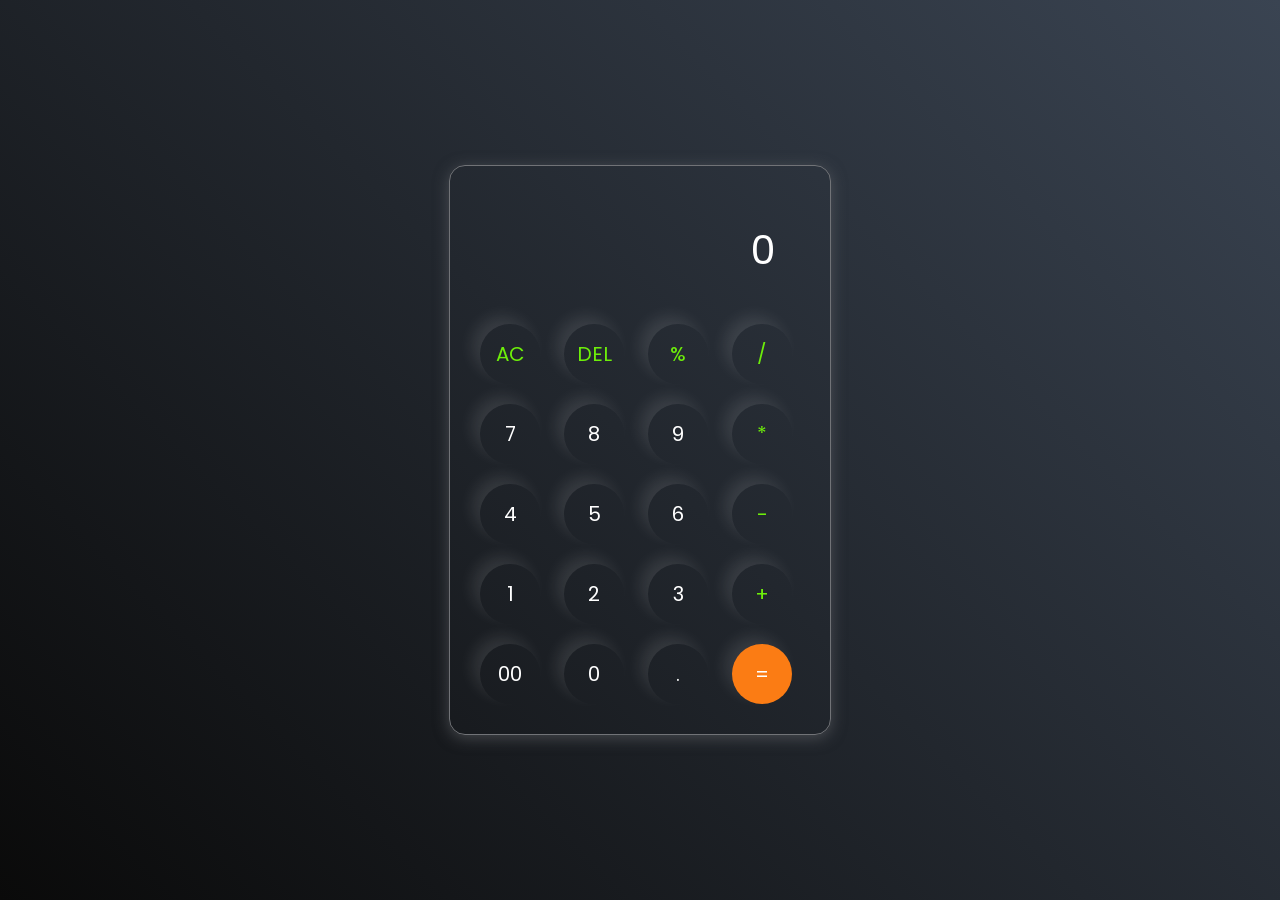
<file: Task 1 Calculator/index.html>
<!DOCTYPE html>
<html lang="en">
  <head>
    <meta charset="UTF-8" />
    <meta http-equiv="X-UA-Compatible" content="IE=edge" />
    <meta name="viewport" content="width=device-width, initial-scale=1.0" />
    <link rel="stylesheet" href="style.css" />
    <title>Calculator - By Code Traversal</title>
  </head>
  <body>
    <div class="container">
      <div class="calculator">
        <input type="text" id="inputBox" placeholder="0" />
        <div>
          <button class="button operator">AC</button>
          <button class="button operator">DEL</button>
          <button class="button operator">%</button>
          <button class="button operator">/</button>
        </div>
        <div>
          <button class="button">7</button>
          <button class="button">8</button>
          <button class="button">9</button>
          <button class="button operator">*</button>
        </div>
        <div>
          <button class="button">4</button>
          <button class="button">5</button>
          <button class="button">6</button>
          <button class="button operator">-</button>
        </div>
        <div>
          <button class="button">1</button>
          <button class="button">2</button>
          <button class="button">3</button>
          <button class="button operator">+</button>
        </div>

        <div>
          <button class="button">00</button>
          <button class="button">0</button>
          <button class="button">.</button>
          <button class="button equalBtn">=</button>
        </div>
      </div>
    </div>

    <script src="script.js"></script>
  </body>
</html>
</file>
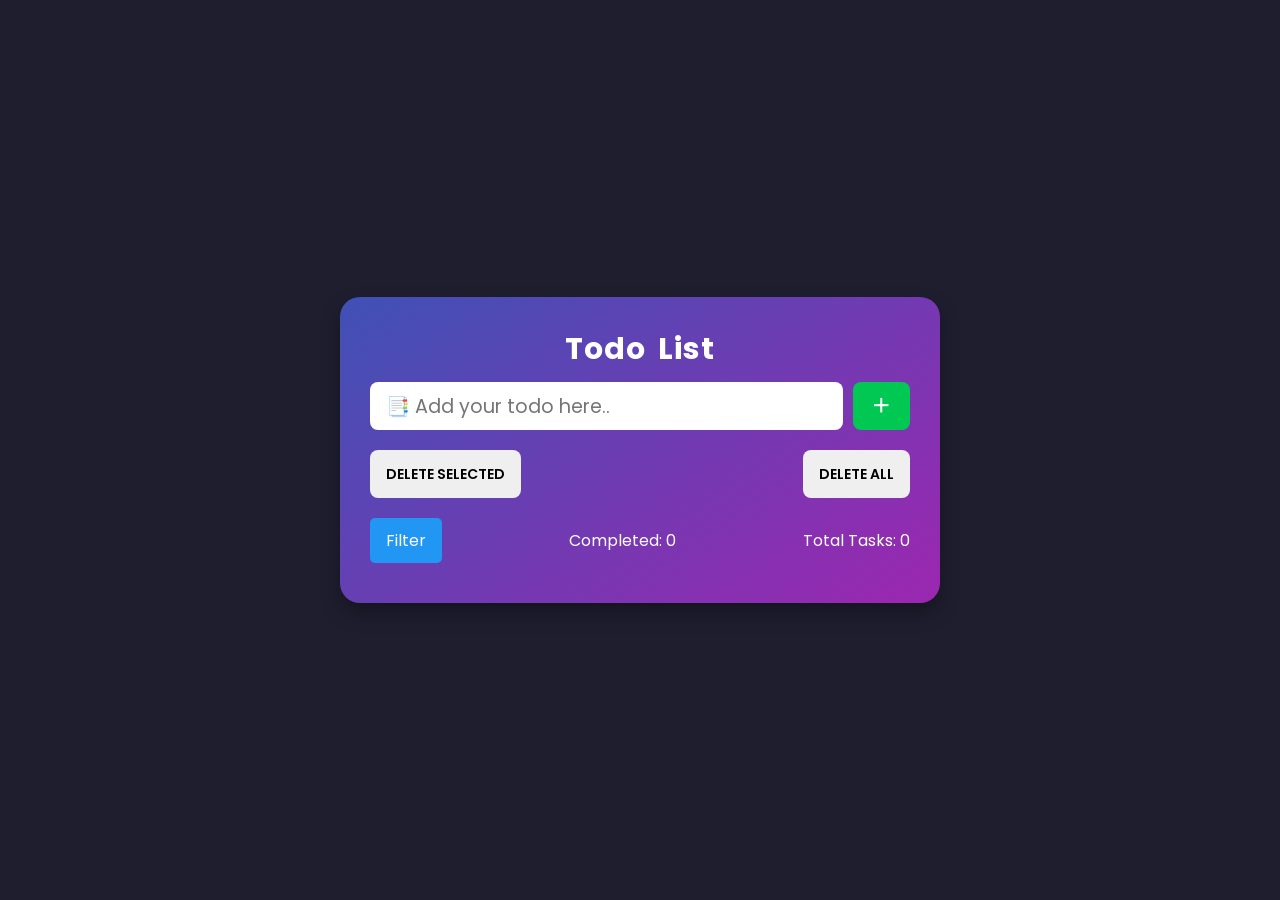
<file: Task 3 To-Do-List/index.html>
<!DOCTYPE html>
<html lang="en" data-theme="bumblebee">

<head>
    <meta charset="UTF-8">
    <meta http-equiv="X-UA-Compatible" content="IE=edge">
    <meta name="viewport" content="width=device-width, initial-scale=1.0">
    <!-- css -->
    <link rel="stylesheet" href="style.css">
    <!--Icons-->
    <link href='https://unpkg.com/boxicons@2.1.2/css/boxicons.min.css' rel='stylesheet'>
    <link rel="icon" type="image/x-icon" href="to do.png">

    <title>Todolist</title>
</head>

<body>

    <!-- main todo container -->
    <div class="container">
        <!-- header that has input and add button -->
        <header>
            <h1>Todo List</h1>

            <div class="input-section">
                <input id="todo-input" type="text" placeholder="📑 Add your todo here.."
                    class="input w-full max-w-xs" />
                <button id="add-button" class="btn btn-add ">
                    <i class="bx bx-plus bx-sm"></i>
                </button>
            </div>
        </header>

        <!-- delete buttons -->

        <div class="todos-filter">

            <button id="delete-selected" class="btn btn-ghost delete-selected-btn">
                Delete Selected
            </button>
            <button id="delete-all" class="btn btn-ghost delete-all-btn">
                Delete All
            </button>
        </div>


        <!-- this is the dynamic content which dds ups all the todos -->
        <ul id="all-todos" class="todos-list">

        </ul>


        <!-- dropdown throgh which we can apply filters -->
        <div class="filters">
            <div class="dropdown">
                <button class="dropbtn">Filter</button>
                <div class="dropdown-content">
                    <a href="#" id="all">All</a>
                    <a href="#" id="rem">Pending</a>
                    <a href="#" id="com">Completed</a>
                </div>
            </div>

            <!-- value showing completed task and all -->
            <div class="completed-task">
                <p>Completed: <span id="c-count">0</span></p>
            </div>
            <div class="remaining-task">
                <p>Total Tasks: <span id="r-count">0</span></p>
            </div>
        </div>
    </div>

    <!-- JS -->
    <script src="index.js"></script>

</body>

</html>
</file>
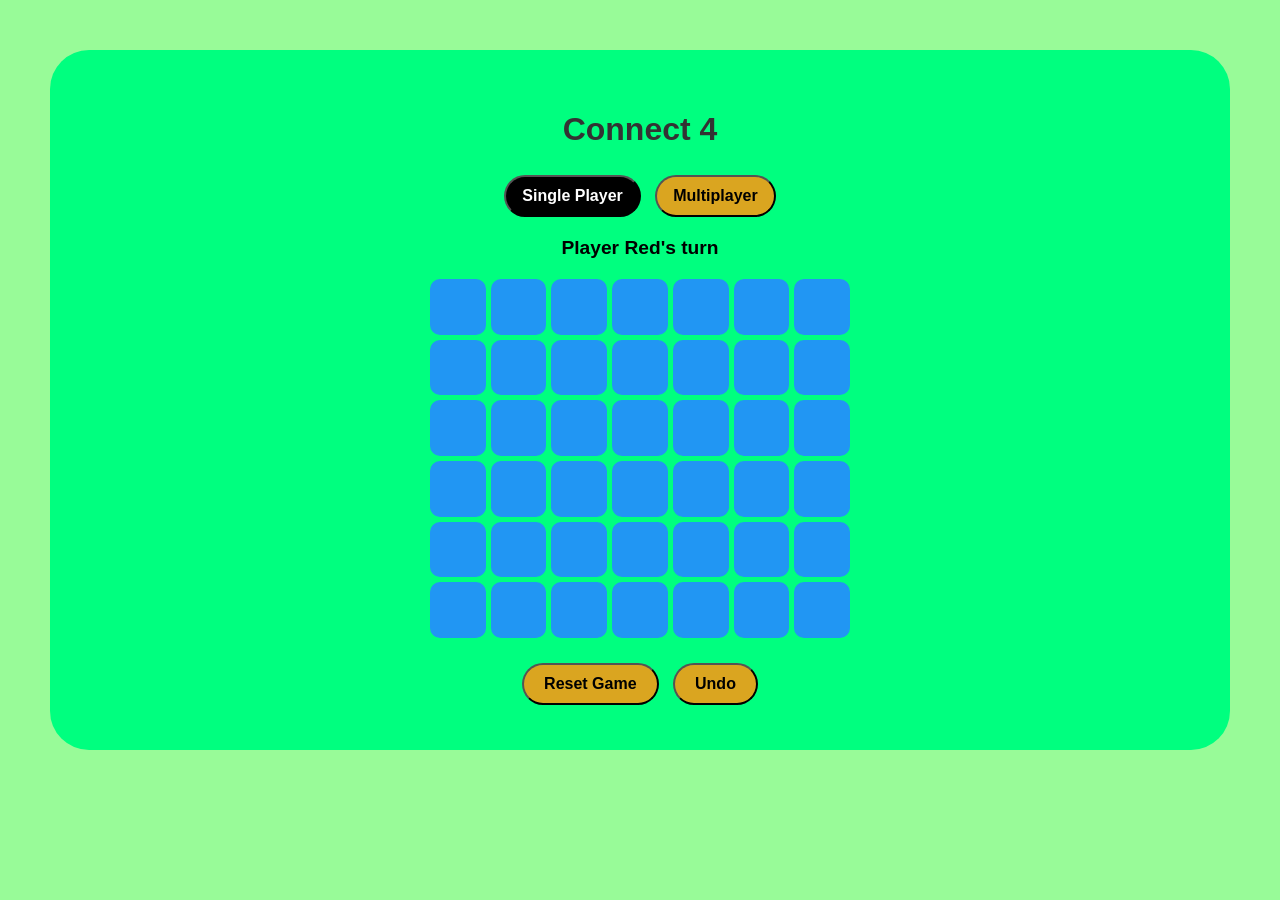
<file: Task 4 Connect 4 Game/index.html>
<!DOCTYPE html>
<html lang="en">

<head>
    <meta charset="UTF-8" />
    <meta name="viewport" content="width=device-width, initial-scale=1.0" />
    <title>Connect 4</title>
    <link rel="stylesheet" href="style.css" />
</head>

<body>
    <div class="box">
        <h1>Connect 4</h1>

        <div class="mode-buttons">
            <button id="singleBtn">Single Player</button>
            <button id="multiBtn">Multiplayer</button>
        </div>

        <p id="status">Player Red's turn</p>
        <div id="board"></div>

        <div class="buttons">
            <button id="resetBtn">Reset Game</button>
            <button id="undoBtn">Undo</button>
        </div>
    </div>



    <audio id="dropSoundRed" src="sounds/drop-red.mp3"></audio>
    <audio id="dropSoundYellow" src="sounds/drop-yellow.mp3"></audio>
    <audio id="winSound" src="sounds/win.mp3"></audio>



    <script src="script.js"></script>
</body>

</html>
</file>
<file: Task 1 Calculator/style.css>
@import url('https://fonts.googleapis.com/css2?family=Poppins:wght@500&display=swap');

*{
    margin: 0;
    padding: 0;
    box-sizing: border-box;
    font-family: 'Poppins', sans-serif;
}

body{
    width: 100%;
    height: 100vh;
    display: flex;
    justify-content: center;
    align-items: center;
    background: linear-gradient(45deg, #0a0a0a, #3a4452);
}

.calculator{
    border: 1px solid #717377;
    padding: 20px;
    border-radius: 16px;
    background: transparent;
    box-shadow: 0px 3px 15px rgba(113, 115, 119, 0.5);

}

input{
    width: 320px;
    border: none;
    padding: 24px;
    margin: 10px;
    background: transparent;
    box-shadow: 0px 3px 15px rgbs(84, 84, 84, 0.1);
    font-size: 40px;
    text-align: right;
    cursor: pointer;
    color: #ffffff;
}

input::placeholder{
    color: #ffffff;
}

button{
    border: none;
    width: 60px;
    height: 60px;
    margin: 10px;
    border-radius: 50%;
    background: transparent;
    color: #ffffff;
    font-size: 20px;
    box-shadow: -8px -8px 15px rgba(255, 255, 255, 0.1);
    cursor: pointer;
}

.equalBtn{
    background-color: #fb7c14;
}

.operator{
    color: #6dee0a;
}
</file>
<file: Task 3 To-Do-List/style.css>
@import url('https://fonts.googleapis.com/css2?family=Poppins:wght@200;300;400;500;600;800;900&display=swap');


* {
    margin: 0;
    padding: 0;
    box-sizing: border-box;
    font-family: 'Poppins', sans-serif;
}


::-webkit-scrollbar {
    display: none;
}

body {
    position: relative;
    height: 100vh;
    display: flex;
    justify-content: center;
    align-items: center;
    background: #1e1e2f;
    color: #fff;
}


.container {
    display: flex;
    align-items: center;
    justify-content: center;
    flex-direction: column;
    margin: 0 20px;
    width: 90%;
    max-width: 600px;
    background: linear-gradient(145deg, #3f51b5, #9c27b0);
    box-shadow: 0 10px 20px rgba(0, 0, 0, 0.3);
    border-radius: 20px;
    padding: 30px;
}


.container header {
    display: flex;
    justify-content: center;
    align-items: center;
    flex-direction: column;
    width: 100%;
    margin-bottom: 20px;
}

header h1 {
    font-size: 30px;
    font-weight: bolder;
    margin-bottom: 10px;
    letter-spacing: 1px;
    word-spacing: 5px;
}


header .input-section {
    width: 100%;
    display: flex;
    justify-content: space-between;
    align-items: center;
}

.input-section input {
    margin-right: 10px;
    max-width: 100%;
}

.max-w-xs {
    max-width: 20rem;
}

.w-full {
    width: 100%;
}

.input {
    border-radius: 0.5rem;
    height: 3rem;
    border: none;
    padding: 0 1rem;
    font-size: 1.2rem;
    background: #fff;
    color: #333;
    outline: none;
}


.btn {
    cursor: pointer;
    user-select: none;
    border: none;
    outline: none;
    text-align: center;
    border-radius: 0.5rem;
    height: 3rem;
    min-height: 3rem;
    text-transform: uppercase;
    flex-wrap: wrap;
    flex-shrink: 0;
    justify-content: center;
    align-items: center;
    padding: 0 1rem;
    font-size: 0.875rem;
    font-weight: 600;
    line-height: 1em;
    display: inline-flex;
    transition: 0.2s all ease-in-out;
}

.btn:hover {
    background-color: rgba(255, 255, 255, 0.2);
    color: #fff;
}


.btn-add {
    background-color: #00c853;
    color: white;
}

.btn-add:hover {
    background-color: white;
    color: #00c853;
}


.btn-success {
    background-color: #4caf50;
    color: white;
}

.btn-success:hover {
    background-color: white;
    color: #4caf50;
}


.btn-error {
    background-color: #f44336;
    color: white;
}

.btn-error:hover {
    background-color: white;
    color: #f44336;
}


.todos-filter, .filters {
    display: flex;
    justify-content: space-between;
    align-items: center;
    width: 100%;
    margin-bottom: 10px;
}

.filters {
    margin-top: 10px;
}


.todos-list {
    display: flex;
    flex-direction: column;
    justify-content: space-between;
    align-items: center;
    max-height: 54vh;
    overflow-y: scroll;
    width: 100%;
}

.todo-item {
    display: flex;
    justify-content: space-between;
    align-items: center;
    background: rgba(255, 255, 255, 0.08);
    border-radius: 12px;
    padding: 10px;
    width: 100%;
    margin-bottom: 10px;
}

.todo-item p {
    font-size: 1.2rem;
    margin-right: 10px;
    word-break: break-word;
}

.todo-item .todo-actions {
    display: flex;
    justify-content: flex-end;
    align-items: center;
    gap: 10px;
}

.di, .ci {
    pointer-events: none;
}

.line {
    text-decoration: line-through;
    opacity: 0.6;
}


.dropbtn {
    background-color: #2196f3;
    color: white;
    padding: 10px 16px;
    font-size: 16px;
    border: none;
    cursor: pointer;
    border-radius: 5px;
}

.dropdown {
    position: relative;
    display: inline-block;
}

.dropdown-content {
    display: none;
    position: absolute;
    background-color: #333;
    min-width: 160px;
    border-radius: 5px;
    box-shadow: 0px 8px 16px rgba(0, 0, 0, 0.2);
    z-index: 1;
}

.dropdown-content a {
    color: white;
    padding: 12px 16px;
    text-decoration: none;
    display: block;
    transition: 0.2s;
}

.dropdown-content a:hover {
    background-color: #444;
}

.dropdown:hover .dropdown-content {
    display: block;
}

.dropdown:hover .dropbtn {
    background-color: white;
    color: #2196f3;
}


@media only screen and (max-width: 530px) {
    .container {
        margin: 0 10px;
        max-width: 100%;
        min-width: 96%;
    }
}



@media only screen and (max-width: 399px) {
    body {
        padding: 10px;
    }

    .container {
        margin: 0;
        padding: 20px 15px;
        width: 100%;
        max-width: 100%;
        min-width: 100%;
        border-radius: 12px;
    }

    header h1 {
        font-size: 22px;
        text-align: center;
    }

    .input-section {
        flex-direction: column;
        gap: 10px;
    }

    .input-section input {
        width: 100%;
        margin-right: 0;
    }

    .btn {
        width: 100%;
        justify-content: center;
    }

    .todos-filter, .filters {
        flex-direction: column;
        gap: 10px;
    }

    .todos-list {
        max-height: 300px;
    }

    .todo-item {
        flex-direction: column;
        align-items: flex-start;
        gap: 10px;
    }

    .todo-actions {
        width: 100%;
        justify-content: flex-start;
    }

    .dropdown {
        width: 100%;
    }

    .dropbtn {
        width: 100%;
    }

    .completed-task, .remaining-task {
        text-align: center;
        width: 100%;
    }
}
</file>
<file: Task 4 Connect 4 Game/style.css>
body {
    font-family: 'Segoe UI', sans-serif;
    text-align: center;
    background: #f0f4f8;
    margin: 0;
    padding: 0px;
    background-color: palegreen;
}

.box {
    padding: 40px;
    margin: 50px;
    background-color: springgreen;
    border-radius: 39px;
}

h1 {
    color: #333;
    font-weight: 800;
}

p {
    font-size: 18px;
    font-weight: 600;
}

#board {
    display: grid;
    grid-template-columns: repeat(7, 1fr);
    gap: 5px;
    max-width: 420px;
    margin: 20px auto;
}

.cell {
    position: relative;
    width: 100%;
    padding-bottom: 100%;
    background-color: #2196f3;
    border-radius: 10px;
    overflow: hidden;
    cursor: pointer;
}

.cell.empty:hover {
    background-color: #64b5f6;
}

.token {
    position: absolute;
    top: -100%;
    left: 50%;
    transform: translateX(-50%);
    width: 80%;
    height: 80%;
    border-radius: 50%;
    animation: drop 0.4s forwards ease-out;
}

@keyframes drop {
    to {
        top: 10%;
    }
}

.red {
    background-color: red;
}

.yellow {
    background-color: yellow;
}

#status {
    font-size: 1.2rem;
    margin-top: 10px;
}

.buttons {
    margin-top: 15px;
}

button {
    padding: 10px 20px;
    font-size: 16px;
    margin: 5px;
    cursor: pointer;
    border-radius: 24px;
    background-color: goldenrod;
    font-weight: bold;
}

.buttons button:hover {
    background-color: rgb(240, 194, 80);
}

.mode-buttons {
    margin-bottom: 15px;
}

.mode-buttons button {
    background-color: goldenrod;
    color: black;
    margin: 5px;
    padding: 10px 16px;
    border-radius: 24px;
    font-weight: bold;
    cursor: pointer;
    transition: background-color 0.2s;
}

.mode-buttons button:hover {
    background-color: rgb(240, 194, 80);
}

.mode-buttons button.active {
    background-color: rgb(0, 0, 0);
    color: rgb(255, 255, 255);
}

@media (max-width: 500px) {
    #board {
        width: 100%;
        grid-template-columns: repeat(7, 1fr);
    }

    .token {
        width: 90%;
        height: 90%;
    }

    button {
        font-size: 14px;
        padding: 8px 16px;
    }
}
</file>
